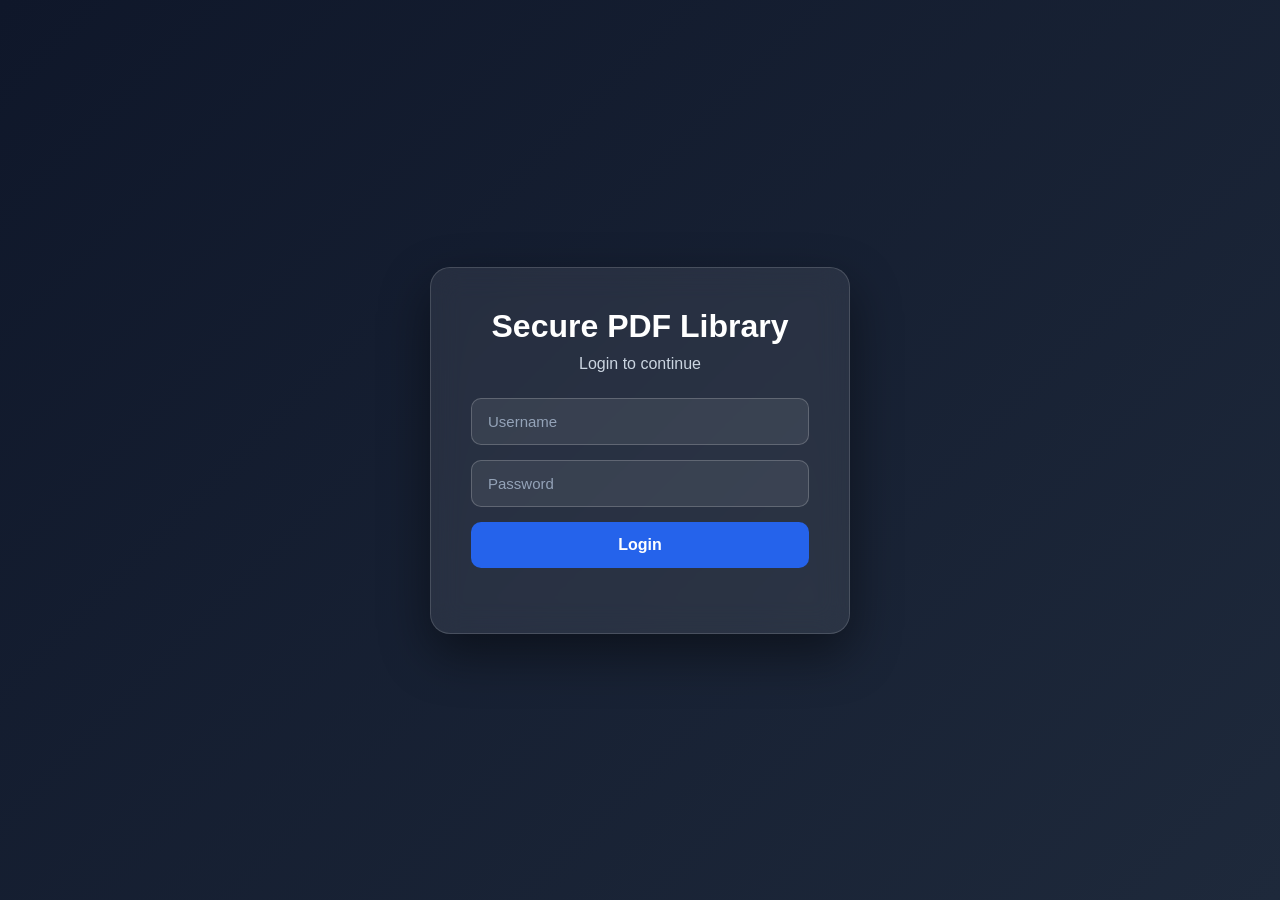
<file: index.html>
<!DOCTYPE html>
<html lang="en">
<head>
    <meta charset="UTF-8">
    <meta name="viewport" content="width=device-width, initial-scale=1.0">

    <title>Secure PDF Library</title>

    <link rel="stylesheet" href="css/style.css">
</head>

<body>

    <div class="login-box">

        <h1>Secure PDF Library</h1>
        <p>Login to continue</p>

        <form id="loginForm">

            <input
                type="text"
                id="username"
                placeholder="Username"
                required
            >

            <input
                type="password"
                id="password"
                placeholder="Password"
                required
            >

            <button type="submit">Login</button>

            <p id="message"></p>

        </form>

    </div>

    <script src="js/script.js"></script>

</body>
</html>
</file>
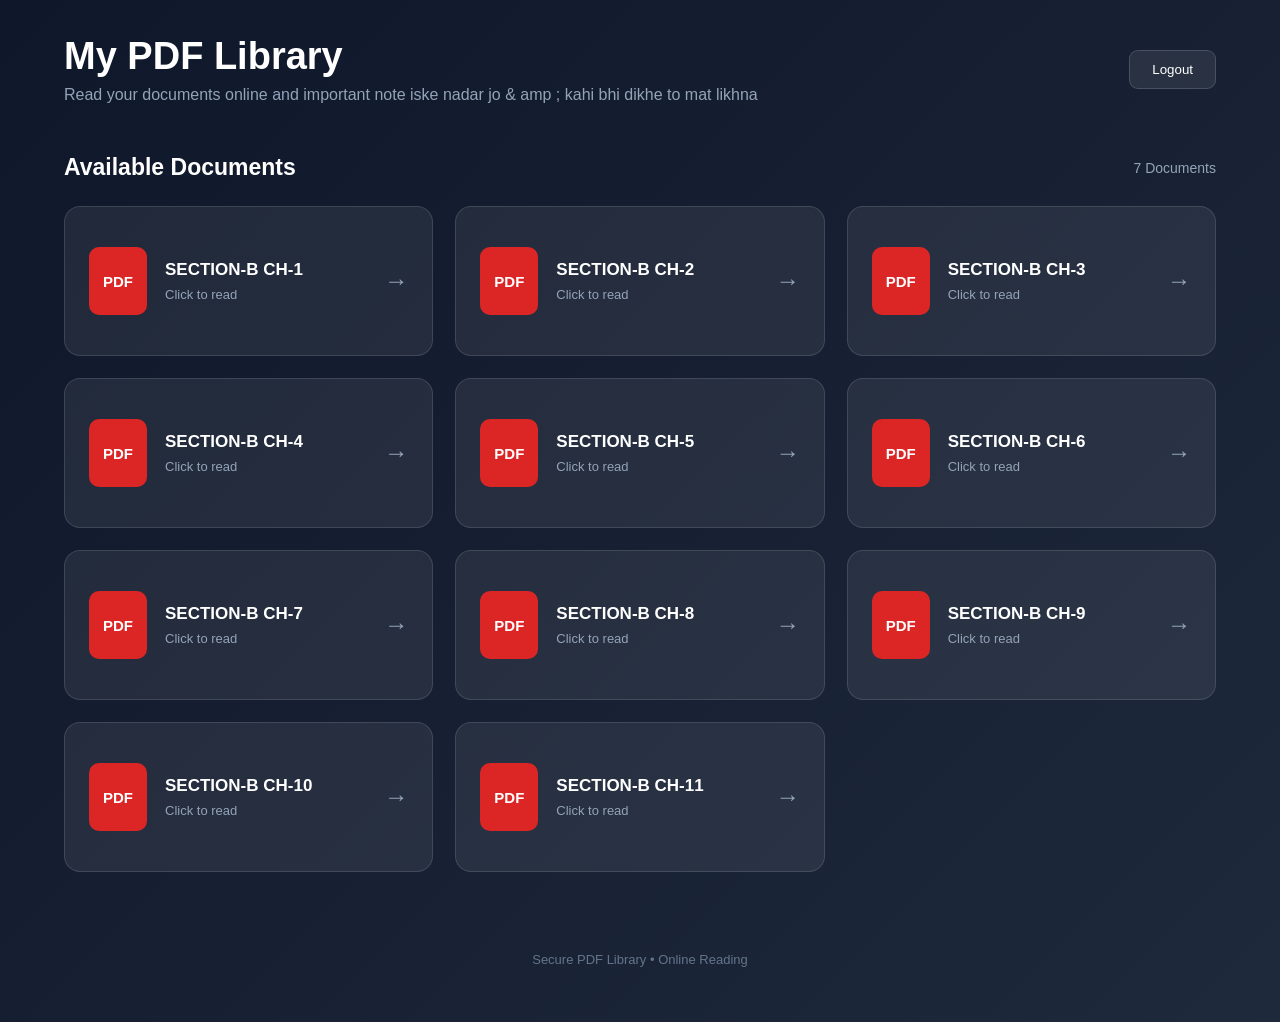
<file: library.html>
<!DOCTYPE html>
<html lang="en">
<head>
    <meta charset="UTF-8">
    <meta name="viewport" content="width=device-width, initial-scale=1.0">

    <title>PDF Library</title>

    <link rel="stylesheet" href="css/style.css">
</head>

<body>

    <div class="library-page">

        <!-- HEADER -->
        <header class="library-header">

            <div>
                <h1>My PDF Library</h1>
                <p>Read your documents online and important note iske nadar jo &  amp  ; kahi bhi dikhe to mat likhna</p>
            </div>

            <button class="logout-btn" onclick="logout()">
                Logout
            </button>

        </header>


        <!-- PDF SECTION -->
        <main>

            <div class="section-title">
                <h2>Available Documents</h2>
                <span>7 Documents</span>
            </div>


            <div class="pdf-grid">

                <div class="pdf-card" onclick="openPDF('pdfs/GSEB_Class_10_Chapter_1_Section_B.pdf')">
                    <div class="pdf-icon">PDF</div>
                    <div class="pdf-info">
                        <h3>SECTION-B CH-1</h3>
                        <p>Click to read</p>
                    </div>
                    <span class="arrow">→</span>
                </div>


                <div class="pdf-card" onclick="openPDF('pdfs/GSEB_Class_10_Chapter_2_Section_B.pdf')">
                    <div class="pdf-icon">PDF</div>
                    <div class="pdf-info">
                        <h3>SECTION-B CH-2</h3>
                        <p>Click to read</p>
                    </div>
                    <span class="arrow">→</span>
                </div>


                <div class="pdf-card" onclick="openPDF('pdfs/GSEB_Class_10_Chapter_3_Section_B.pdf')">
                    <div class="pdf-icon">PDF</div>
                    <div class="pdf-info">
                        <h3>SECTION-B CH-3</h3>
                        <p>Click to read</p>
                    </div>
                    <span class="arrow">→</span>
                </div>


                <div class="pdf-card" onclick="openPDF('pdfs/GSEB_Class_10_Chapter_4_Section_B.pdf')">
                    <div class="pdf-icon">PDF</div>
                    <div class="pdf-info">
                        <h3>SECTION-B CH-4</h3>
                        <p>Click to read</p>
                    </div>
                    <span class="arrow">→</span>
                </div>


                <div class="pdf-card" onclick="openPDF('pdfs/GSEB_Class_10_Chapter_5_Section_B.pdf')">
                    <div class="pdf-icon">PDF</div>
                    <div class="pdf-info">
                        <h3>SECTION-B CH-5</h3>
                        <p>Click to read</p>
                    </div>
                    <span class="arrow">→</span>
                </div>


                <div class="pdf-card" onclick="openPDF('pdfs/GSEB_Class_10_Chapter_6_Section_B.pdf')">
                    <div class="pdf-icon">PDF</div>
                    <div class="pdf-info">
                        <h3>SECTION-B CH-6</h3>
                        <p>Click to read</p>
                    </div>
                    <span class="arrow">→</span>
                </div>


                <div class="pdf-card" onclick="openPDF('pdfs/GSEB_Class_10_Chapter_7_Section_B.pdf')">
                    <div class="pdf-icon">PDF</div>
                    <div class="pdf-info">
                        <h3>SECTION-B CH-7</h3>
                        <p>Click to read</p>
                    </div>
                    <span class="arrow">→</span>
                </div>

                <div class="pdf-card" onclick="openPDF('pdfs/GSEB_Class_10_Chapter_7_Section_B.pdf')">
                    <div class="pdf-icon">PDF</div>
                    <div class="pdf-info">
                        <h3>SECTION-B CH-8</h3>
                        <p>Click to read</p>
                    </div>
                    <span class="arrow">→</span>
                </div>

                <div class="pdf-card" onclick="openPDF('pdfs/GSEB_Class_10_Chapter_7_Section_B.pdf')">
                    <div class="pdf-icon">PDF</div>
                    <div class="pdf-info">
                        <h3>SECTION-B CH-9</h3>
                        <p>Click to read</p>
                    </div>
                    <span class="arrow">→</span>
                </div>

                <div class="pdf-card" onclick="openPDF('pdfs/GSEB_Class_10_Chapter_7_Section_B.pdf')">
                    <div class="pdf-icon">PDF</div>
                    <div class="pdf-info">
                        <h3>SECTION-B CH-10</h3>
                        <p>Click to read</p>
                    </div>
                    <span class="arrow">→</span>
                </div>

                <div class="pdf-card" onclick="openPDF('pdfs/GSEB_Class_10_Chapter_7_Section_B.pdf')">
                    <div class="pdf-icon">PDF</div>
                    <div class="pdf-info">
                        <h3>SECTION-B CH-11</h3>
                        <p>Click to read</p>
                    </div>
                    <span class="arrow">→</span>
                </div>

            </div>

        </main>


        <!-- FOOTER -->
        <footer>
            Secure PDF Library • Online Reading
        </footer>

    </div>


    <script>
        function openPDF(file) {
            window.location.href =
                "viewer.html?file=" + encodeURIComponent(file);
        }

        function logout() {
            window.location.href = "index.html";
        }
    </script>

</body>
</html>
</file>
<file: css/style.css>
* {
    margin: 0;
    padding: 0;
    box-sizing: border-box;
}

body {
    font-family: Arial, sans-serif;
    min-height: 100vh;

    display: flex;
    justify-content: center;
    align-items: center;

    background: linear-gradient(135deg, #0f172a, #1e293b);
    color: white;
}

/* LOGIN */

.login-box {
    width: 420px;
    padding: 40px;

    background: rgba(255, 255, 255, 0.08);
    border: 1px solid rgba(255, 255, 255, 0.15);
    border-radius: 20px;

    text-align: center;

    backdrop-filter: blur(15px);
    box-shadow: 0 20px 50px rgba(0, 0, 0, 0.45);
}

.login-box h1 {
    font-size: 32px;
    margin-bottom: 10px;
}

.login-box p {
    color: #cbd5e1;
    margin-bottom: 25px;
}

.login-box input {
    width: 100%;
    padding: 14px 16px;
    margin-bottom: 15px;

    background: rgba(255, 255, 255, 0.08);
    color: white;

    border: 1px solid rgba(255, 255, 255, 0.2);
    border-radius: 10px;

    outline: none;
    font-size: 15px;
}

.login-box input::placeholder {
    color: #94a3b8;
}

.login-box input:focus {
    border-color: #60a5fa;
}

.login-box button {
    width: 100%;
    padding: 14px;

    border: none;
    border-radius: 10px;

    background: #2563eb;
    color: white;

    font-size: 16px;
    font-weight: bold;

    cursor: pointer;
    transition: 0.2s;
}

.login-box button:hover {
    background: #1d4ed8;
    transform: translateY(-2px);
}

#message {
    margin-top: 15px;
    color: #f87171;
}

/* MOBILE */

@media (max-width: 500px) {
    .login-box {
        width: 90%;
        padding: 30px;
    }

    .login-box h1 {
        font-size: 26px;
    }
}

/* ================= LIBRARY PAGE ================= */

.library-page {
    width: 100%;
    min-height: 100vh;
    padding: 35px 5%;
}

.library-header {
    width: 100%;
    display: flex;
    justify-content: space-between;
    align-items: center;
    margin-bottom: 50px;
}

.library-header h1 {
    font-size: 38px;
    margin-bottom: 8px;
}

.library-header p {
    color: #94a3b8;
    font-size: 16px;
}

.logout-btn {
    padding: 11px 22px;
    border: 1px solid rgba(255,255,255,0.15);
    border-radius: 9px;
    background: rgba(255,255,255,0.08);
    color: white;
    cursor: pointer;
}

.logout-btn:hover {
    background: rgba(255,255,255,0.15);
}

/* SECTION TITLE */

.section-title {
    display: flex;
    align-items: center;
    justify-content: space-between;
    margin-bottom: 25px;
}

.section-title h2 {
    font-size: 23px;
}

.section-title span {
    color: #94a3b8;
    font-size: 14px;
}

/* PDF GRID */

.pdf-grid {
    width: 100%;
    display: grid;
    grid-template-columns: repeat(3, 1fr);
    gap: 22px;
}

.pdf-card {
    min-height: 150px;
    padding: 24px;

    display: flex;
    align-items: center;
    gap: 18px;

    background: rgba(255,255,255,0.07);
    border: 1px solid rgba(255,255,255,0.12);
    border-radius: 16px;

    cursor: pointer;
    transition: 0.25s;
}

.pdf-card:hover {
    transform: translateY(-5px);
    background: rgba(255,255,255,0.11);
    border-color: rgba(96,165,250,0.6);
}

.pdf-icon {
    width: 58px;
    height: 68px;

    display: flex;
    justify-content: center;
    align-items: center;

    border-radius: 10px;
    background: #dc2626;

    font-weight: bold;
    font-size: 15px;
}

.pdf-info {
    flex: 1;
}

.pdf-info h3 {
    font-size: 17px;
    margin-bottom: 7px;
}

.pdf-info p {
    color: #94a3b8;
    font-size: 13px;
}

.arrow {
    font-size: 24px;
    color: #94a3b8;
}

/* FOOTER */

footer {
    margin-top: 60px;
    padding: 20px 0;
    color: #64748b;
    text-align: center;
    font-size: 13px;
}

/* RESPONSIVE */

@media (max-width: 900px) {
    .pdf-grid {
        grid-template-columns: repeat(2, 1fr);
    }
}

@media (max-width: 600px) {

    .library-page {
        padding: 25px 18px;
    }

    .library-header h1 {
        font-size: 28px;
    }

    .pdf-grid {
        grid-template-columns: 1fr;
    }

    .library-header {
        align-items: flex-start;
    }
}
</file>
